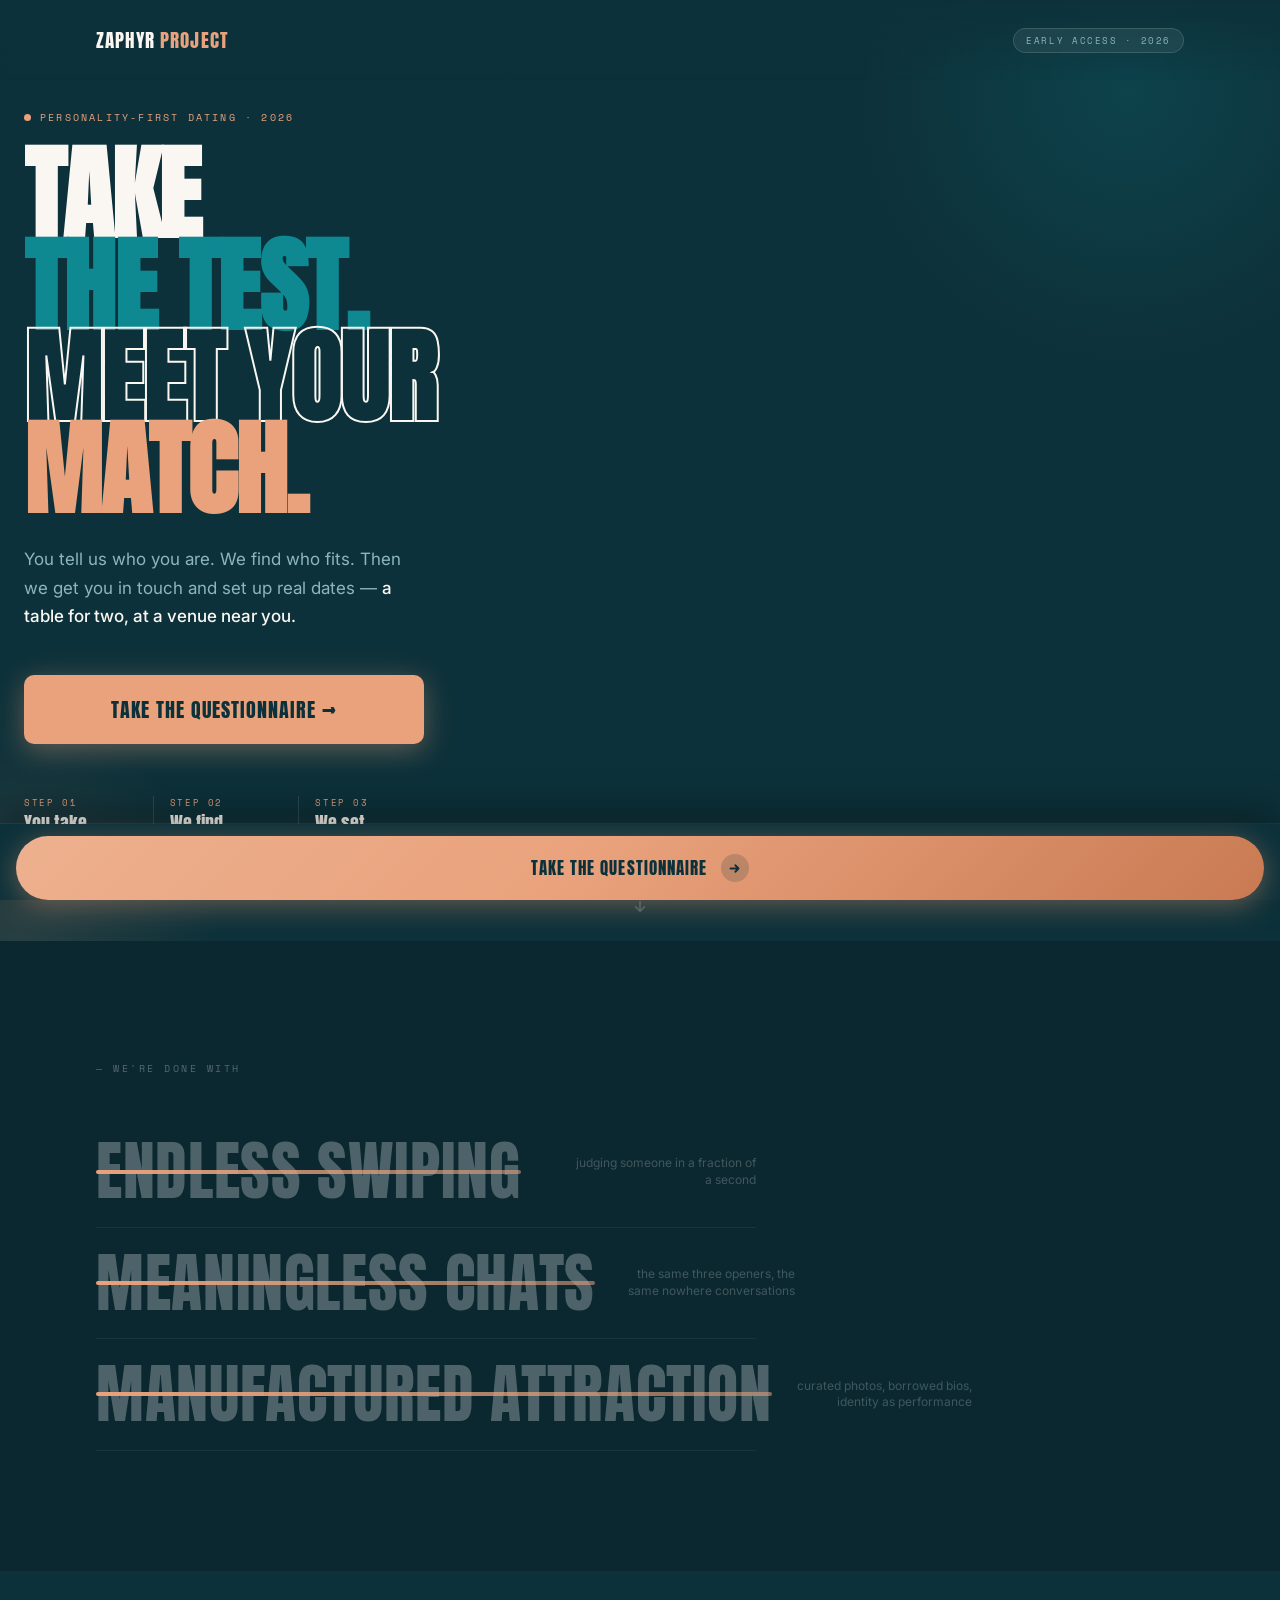
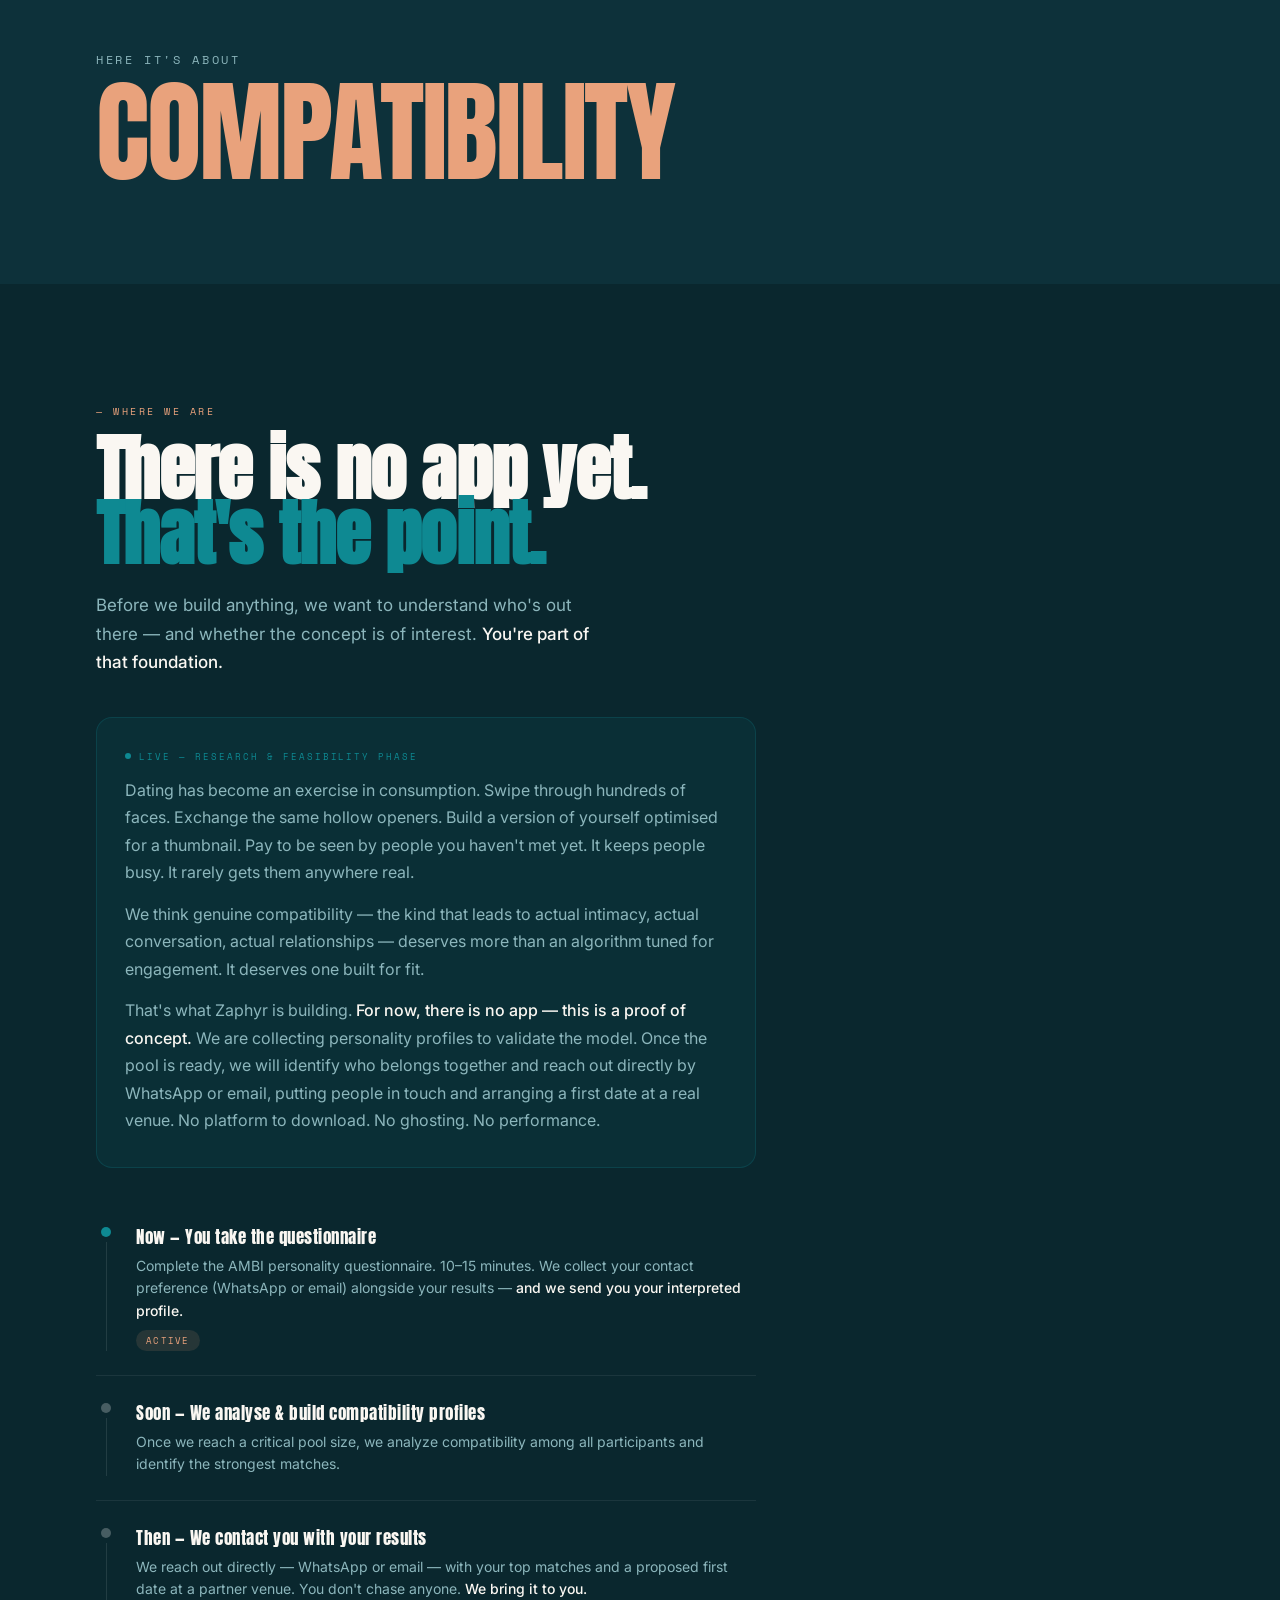
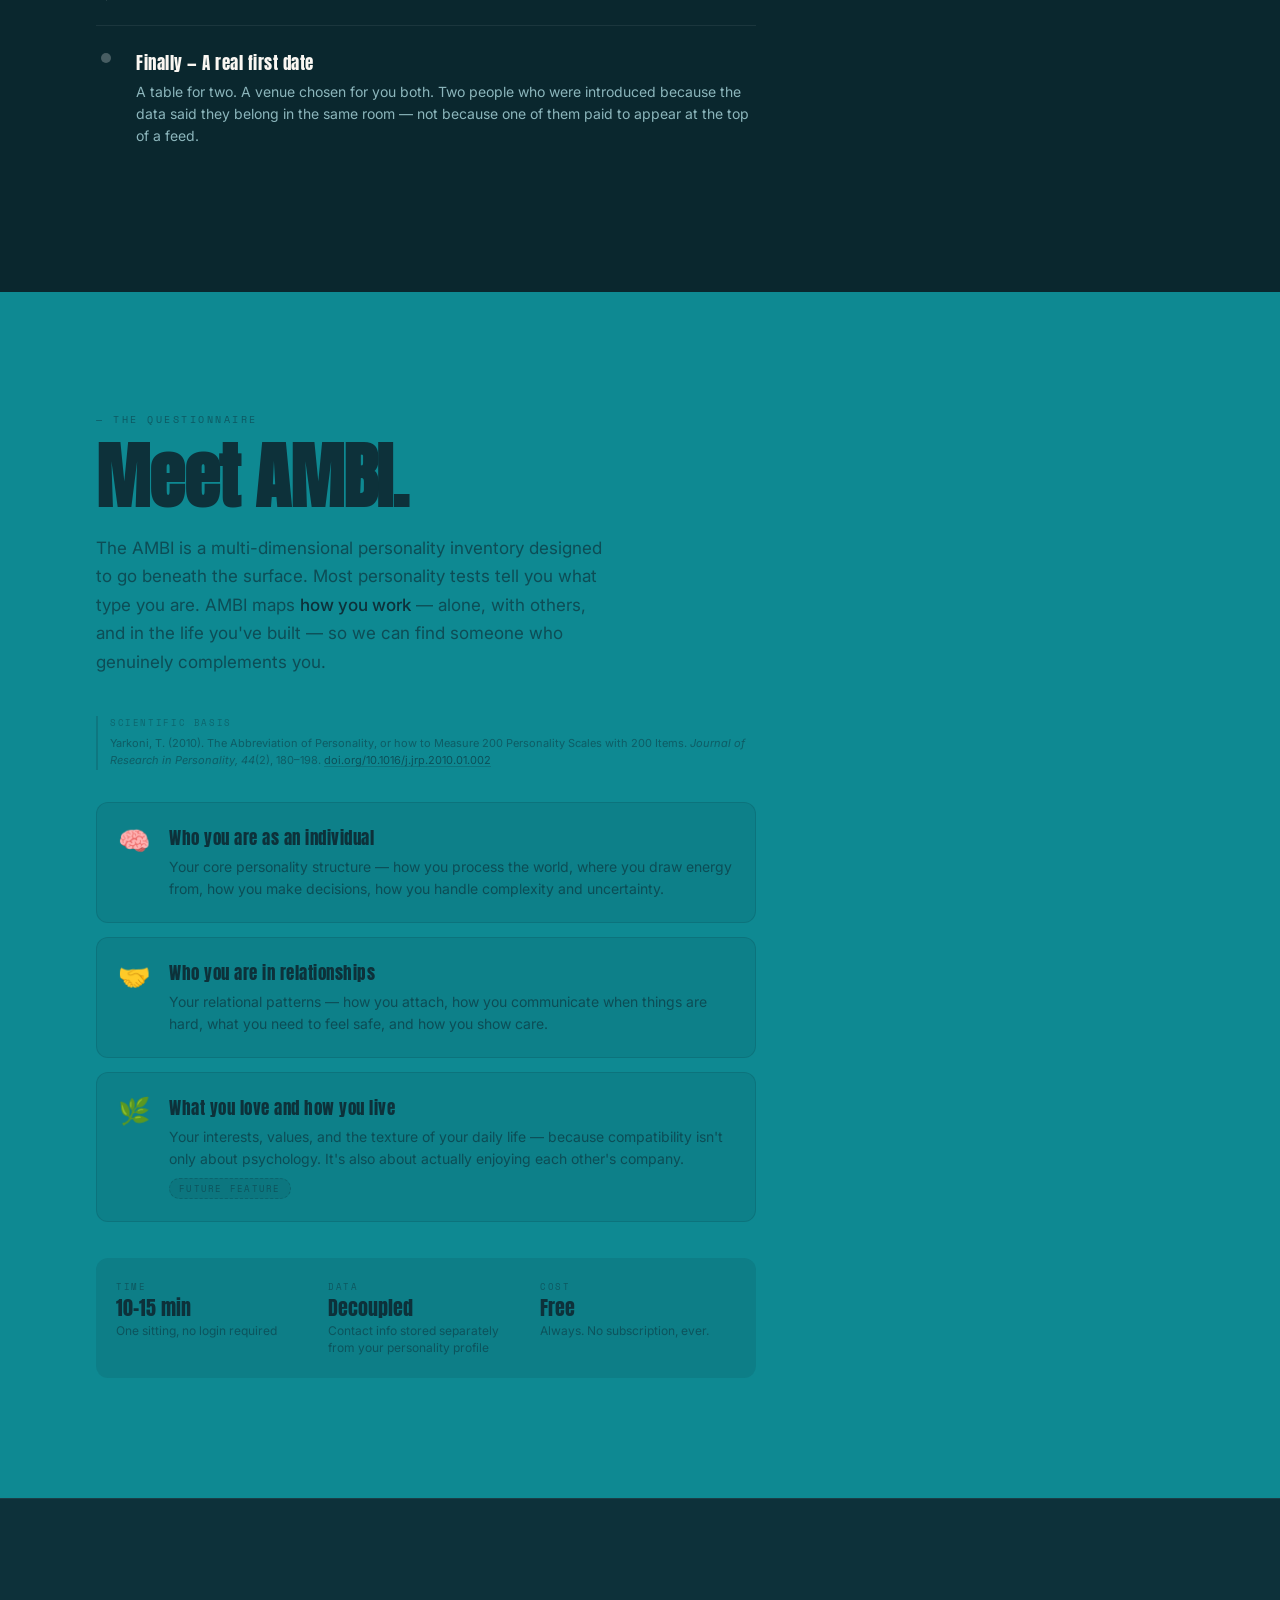
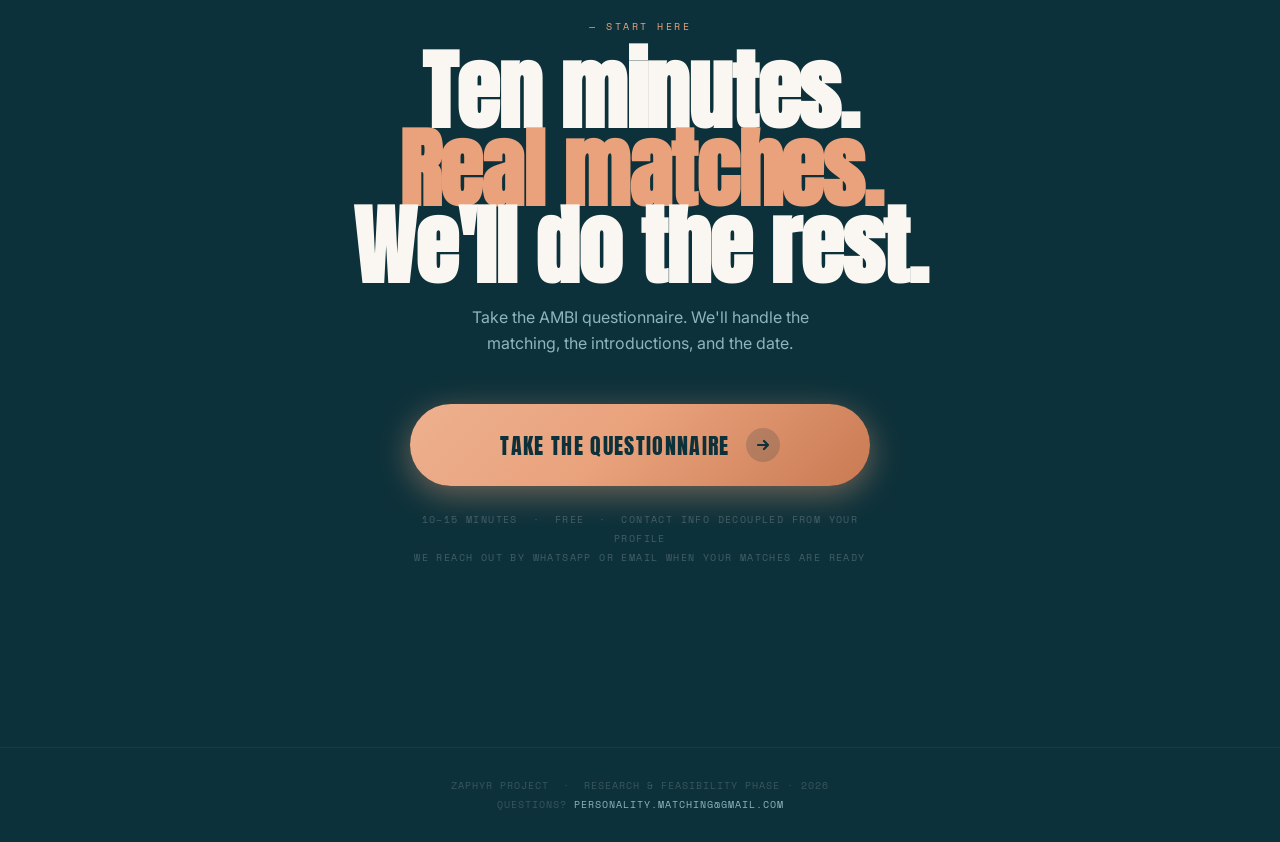
<file: index.html>
<!DOCTYPE html>
<html lang="en">
<head>
  <meta charset="UTF-8">
  <meta name="viewport" content="width=device-width, initial-scale=1.0, viewport-fit=cover">
  <title>Take the test. Meet your match. We'll set the table. — Zaphyr Project</title>
  <meta name="description" content="Personality-first matching. You take the AMBI questionnaire, we find your most compatible matches, we arrange real first dates. No app. No swiping. Just connection.">
  <meta property="og:title" content="Take the test. Meet your match. We'll set the table.">
  <meta property="og:description" content="Personality-first matching. Real dates, curated for you. — Zaphyr Project">
  <meta name="theme-color" content="#0D313A">

  <!-- =====================================================
       BEFORE GOING LIVE — replace:
       https://forms.gle/N6nrw7Vkoz6vjuh2A  →  https://tally.so/r/XXXXXX
       ===================================================== -->

  <link rel="preconnect" href="https://fonts.googleapis.com">
  <link rel="preconnect" href="https://fonts.gstatic.com" crossorigin>
  <link href="https://fonts.googleapis.com/css2?family=Anton&family=Inter:ital,wght@0,300;0,400;0,500;0,600;1,300;1,400&family=Space+Mono:wght@400;700&display=swap" rel="stylesheet">

  <style>
    /* ─── TOKENS ─── */
    :root {
      --navy:  #0D313A;
      --teal:  #0E8992;
      --mteal: #8CB6BC;
      --terra: #E9A27C;
      --peach: #E7BBA6;
      --cream: #FAF7F2;
    }

    /* ─── RESET ─── */
    *, *::before, *::after { box-sizing: border-box; margin: 0; padding: 0; }
    html { scroll-behavior: smooth; overflow-x: hidden; }
    body {
      font-family: 'Inter', sans-serif;
      background: var(--navy);
      color: var(--cream);
      overflow-x: hidden;
      -webkit-font-smoothing: antialiased;
    }
    a { color: inherit; text-decoration: none; }

    /* ─── REVEAL ─── */
    .reveal {
      opacity: 0;
      transform: translateY(28px);
      transition: opacity .7s ease, transform .7s ease;
    }
    .reveal.visible { opacity: 1; transform: none; }
    .d1 { transition-delay: .10s; }
    .d2 { transition-delay: .22s; }
    .d3 { transition-delay: .34s; }
    .d4 { transition-delay: .46s; }

    /* ─── STICKY BAR ─── */
    #stickyBar {
      position: fixed;
      bottom: 0; left: 0; right: 0; z-index: 200;
      background: var(--navy);
      padding: 12px 16px env(safe-area-inset-bottom, 12px);
      box-shadow: 0 -1px 0 rgba(255,255,255,.06), 0 -12px 40px rgba(0,0,0,.35);
      transform: translateY(100%);
      transition: transform .4s cubic-bezier(.16,1,.3,1);
    }
    #stickyBar.show { transform: translateY(0); }
    .sb-btn {
      display: flex; align-items: center; justify-content: center; gap: 14px;
      width: 100%; padding: 18px 28px;
      border: none; border-radius: 100px;
      background: linear-gradient(135deg, #EDB08E 0%, var(--terra) 45%, #C97A52 100%);
      color: var(--navy);
      font-family: 'Anton', sans-serif;
      font-size: 17px; letter-spacing: .06em; text-transform: uppercase;
      cursor: pointer; text-decoration: none;
      position: relative; overflow: hidden;
      box-shadow: 0 6px 28px rgba(233,162,124,.40);
      transition: transform .15s, box-shadow .15s;
      animation: ctaGlow 3.5s ease-in-out infinite;
    }
    /* reuse shimmer from btn-cta */
    .sb-btn::before {
      content: '';
      position: absolute; top: 0; left: -120%;
      width: 55%; height: 100%;
      background: linear-gradient(105deg, transparent 30%, rgba(255,255,255,.25) 50%, transparent 70%);
      transform: skewX(-12deg);
      animation: btnShimmer 3.5s ease-in-out infinite;
      pointer-events: none;
    }
    .sb-btn:hover  { transform: translateY(-2px); box-shadow: 0 12px 36px rgba(233,162,124,.55); }
    .sb-btn:active { transform: scale(.97); }
    .sb-btn-text   { position: relative; z-index: 1; }
    .sb-btn-arrow  {
      position: relative; z-index: 1;
      display: inline-flex; align-items: center; justify-content: center;
      width: 28px; height: 28px;
      background: rgba(13,49,58,.18); border-radius: 50%;
      transition: transform .2s cubic-bezier(.16,1,.3,1);
      flex-shrink: 0;
    }
    .sb-btn:hover .sb-btn-arrow { transform: translateX(4px); }
    .sb-btn-arrow svg { width: 13px; height: 13px; }

    /* ─── NAV ─── */
    nav {
      position: fixed;
      top: 0; left: 0; right: 0; z-index: 100;
      padding: 18px 24px;
      display: flex; justify-content: space-between; align-items: center;
      background: linear-gradient(to bottom, rgba(13,49,58,.92) 0%, transparent 100%);
      backdrop-filter: blur(3px);
    }
    .logo {
      font-family: 'Anton', sans-serif;
      font-size: 19px; letter-spacing: .06em;
    }
    .logo em { color: var(--terra); font-style: normal; }
    .nav-badge {
      font-family: 'Space Mono', monospace;
      font-size: 9px; letter-spacing: .18em; text-transform: uppercase;
      background: rgba(255,255,255,.07);
      border: 1px solid rgba(255,255,255,.13);
      color: var(--mteal);
      padding: 5px 12px; border-radius: 20px;
    }

    /* ─── HERO ─── */
    .hero {
      min-height: 100svh;
      display: flex; flex-direction: column; justify-content: center;
      padding: 110px 24px 90px;
      position: relative; overflow: hidden;
    }
    .hero::before {
      content: '';
      position: absolute; top: -20%; right: -10%;
      width: 80vw; height: 80vw;
      max-width: 560px; max-height: 560px;
      background: radial-gradient(circle, rgba(14,137,146,.20) 0%, transparent 68%);
      pointer-events: none;
    }
    .hero::after {
      content: '';
      position: absolute; bottom: -20%; left: -15%;
      width: 65vw; height: 65vw;
      max-width: 420px; max-height: 420px;
      background: radial-gradient(circle, rgba(233,162,124,.13) 0%, transparent 68%);
      pointer-events: none;
    }

    .hero-eyebrow {
      font-family: 'Space Mono', monospace;
      font-size: 10px; letter-spacing: .22em; text-transform: uppercase;
      color: var(--terra); margin-bottom: 24px;
      display: flex; align-items: center; gap: 9px;
    }
    .hero-eyebrow::before {
      content: '';
      width: 7px; height: 7px; border-radius: 50%;
      background: var(--terra); flex-shrink: 0;
      animation: pulse 2.2s infinite;
    }
    @keyframes pulse { 0%,100%{opacity:1} 50%{opacity:.25} }

    .hero-headline {
      font-family: 'Anton', sans-serif;
      font-size: clamp(52px, 13vw, 104px);
      line-height: .88; letter-spacing: -.015em;
      margin-bottom: 30px;
      position: relative; z-index: 1;
    }
    .hero-headline .teal  { color: var(--teal); }
    .hero-headline .terra { color: var(--terra); }
    .hero-headline .outline {
      -webkit-text-stroke: 2px var(--cream);
      color: transparent;
    }

    .hero-sub {
      font-size: 17px; line-height: 1.68;
      color: var(--mteal);
      max-width: 400px; margin-bottom: 44px;
      position: relative; z-index: 1;
    }
    .hero-sub strong { color: var(--cream); font-weight: 500; }

    .hero-cta { position: relative; z-index: 1; width: 100%; max-width: 400px; }
    .btn-primary {
      display: flex; align-items: center; justify-content: center; gap: 10px;
      width: 100%; padding: 19px 28px;
      background: var(--terra); color: var(--navy);
      border: none; border-radius: 10px;
      font-family: 'Anton', sans-serif;
      font-size: 20px; letter-spacing: .05em; text-transform: uppercase;
      cursor: pointer; text-decoration: none;
      transition: transform .15s, box-shadow .15s;
      box-shadow: 0 6px 28px rgba(233,162,124,.38);
    }
    .btn-primary:hover  { transform: translateY(-2px); box-shadow: 0 12px 36px rgba(233,162,124,.46); }
    .btn-primary:active { transform: scale(.98); }

    /* promise strip */
    .promise-strip {
      display: flex; align-items: flex-start; gap: 0;
      margin-top: 52px;
      position: relative; z-index: 1;
      max-width: 420px;
    }
    .promise-item {
      flex: 1;
      display: flex; flex-direction: column; gap: 5px;
      padding-right: 16px;
    }
    .promise-item:not(:last-child) {
      border-right: 1px solid rgba(255,255,255,.12);
      margin-right: 16px;
    }
    .promise-num {
      font-family: 'Space Mono', monospace;
      font-size: 9px; letter-spacing: .18em; text-transform: uppercase;
      color: var(--terra);
    }
    .promise-text {
      font-family: 'Anton', sans-serif;
      font-size: clamp(14px, 3.5vw, 18px);
      line-height: 1.05; color: var(--cream);
    }

    /* scroll cue */
    .scroll-cue {
      position: absolute; bottom: 28px; left: 50%;
      transform: translateX(-50%);
      display: flex; flex-direction: column; align-items: center; gap: 5px;
      font-family: 'Space Mono', monospace;
      font-size: 9px; letter-spacing: .22em; text-transform: uppercase;
      color: rgba(255,255,255,.22);
      animation: bounce 2.4s ease-in-out infinite;
    }
    @keyframes bounce {
      0%,100% { transform: translateX(-50%) translateY(0); }
      50%      { transform: translateX(-50%) translateY(8px); }
    }
    .scroll-cue svg { width: 14px; height: 14px; }

    /* ─── SECTION BASE ─── */
    section { padding: 88px 24px; }
    .section-inner { max-width: 660px; }
    .section-label {
      font-family: 'Space Mono', monospace;
      font-size: 10px; letter-spacing: .25em; text-transform: uppercase;
      color: var(--terra); margin-bottom: 18px;
    }
    .section-label::before { content: '— '; }
    .section-headline {
      font-family: 'Anton', sans-serif;
      font-size: clamp(38px, 10vw, 72px);
      line-height: .9; letter-spacing: -.01em;
      margin-bottom: 24px;
    }
    .section-sub {
      font-size: 17px; line-height: 1.68;
      color: var(--mteal); margin-bottom: 40px;
      max-width: 520px;
    }
    .section-sub strong { color: var(--cream); font-weight: 500; }

    /* ─── STRIKETHROUGH SECTION ─── */
    .strike-section {
      background: rgba(0,0,0,.18);
      padding: 88px 24px;
    }
    .strike-label {
      font-family: 'Space Mono', monospace;
      font-size: 10px; letter-spacing: .25em; text-transform: uppercase;
      color: rgba(255,255,255,.3); margin-bottom: 40px;
    }
    .strike-label::before { content: '— '; }

    .strike-list { display: flex; flex-direction: column; }

    /* each row: word on top, aside below on mobile; side-by-side on desktop */
    .si {
      display: flex;
      flex-direction: column;
      align-items: flex-start;   /* prevents word span from stretching full-width */
      padding: 20px 0;
      border-bottom: 1px solid rgba(255,255,255,.06);
    }

    /* the big word — strike line lives here */
    .si-word {
      font-family: 'Anton', sans-serif;
      font-size: clamp(22px, 6.5vw, 64px);
      letter-spacing: .01em;
      color: rgba(255,255,255,.28);
      white-space: nowrap;
      display: inline-block;
      position: relative;
      line-height: 1.1;
    }
    /* line drawn THROUGH the word itself */
    .si-word::after {
      content: '';
      position: absolute;
      left: 0; top: 50%;
      transform: translateY(-50%);
      height: 4px; width: 0%;
      background: linear-gradient(to right, var(--terra), rgba(233,162,124,.55));
      border-radius: 2px;
      transition: width .65s cubic-bezier(.16,1,.3,1);
      z-index: 2;
      pointer-events: none;
    }
    .si.struck .si-word::after { width: 100%; }

    .si-aside {
      font-family: 'Inter', sans-serif;
      font-size: 12px; font-weight: 400;
      color: rgba(255,255,255,.22);
      line-height: 1.4;
      margin-top: 6px;
    }

    /* desktop: side by side */
    @media (min-width: 700px) {
      .si {
        flex-direction: row;
        align-items: center;
        justify-content: space-between;
      }
      .si-aside {
        text-align: right;
        max-width: 200px;
        flex-shrink: 0;
        padding-left: 20px;
        margin-top: 0;
      }
    }

    /* ─── ROLLING WORD SECTION ─── */
    .rolling-section {
      padding: 80px 24px;
      display: flex; align-items: center;
    }
    .rolling-inner {
      display: flex; flex-direction: column;
      gap: 8px;
    }
    .rolling-prefix {
      font-family: 'Space Mono', monospace;
      font-size: 12px; letter-spacing: .22em; text-transform: uppercase;
      color: var(--mteal);
    }
    .rolling-word-wrap {
      font-family: 'Anton', sans-serif;
      font-size: clamp(36px, 12vw, 112px);
      line-height: 1; letter-spacing: -.02em;
      height: 1.15em;       /* tall enough to show the word */
      overflow: visible;    /* do NOT clip horizontally */
      /* clip only above/below the container, never left/right */
      clip-path: inset(0 -2000px 0.1px -2000px);
      position: relative;
    }
    .rolling-word {
      display: block;
      position: absolute; top: 0; left: 0;
      opacity: 0;
      transform: translateY(110%);
      transition: opacity .45s ease, transform .55s cubic-bezier(.16,1,.3,1);
      white-space: nowrap;
      line-height: 1;
    }
    .rolling-word.active {
      opacity: 1;
      transform: translateY(0);
    }
    .rolling-word.exit {
      opacity: 0;
      transform: translateY(-110%);
    }
    .rolling-word:nth-child(1) { color: var(--terra); }
    .rolling-word:nth-child(2) { color: var(--teal);  }
    .rolling-word:nth-child(3) { color: var(--peach); }

    /* ─── RESEARCH PHASE ─── */
    .research { background: rgba(0,0,0,.2); }

    .phase-card {
      background: rgba(14,137,146,.09);
      border: 1px solid rgba(14,137,146,.22);
      border-radius: 16px;
      padding: 32px 28px;
      margin-bottom: 32px;
    }
    .phase-card-label {
      font-family: 'Space Mono', monospace;
      font-size: 9px; letter-spacing: .22em; text-transform: uppercase;
      color: var(--teal); margin-bottom: 14px;
      display: flex; align-items: center; gap: 8px;
    }
    .phase-card-label::before {
      content: '';
      width: 6px; height: 6px; border-radius: 50%;
      background: var(--teal); flex-shrink: 0;
      animation: pulse 2.2s infinite;
    }
    .phase-card p {
      font-size: 16px; line-height: 1.72; color: var(--mteal);
    }
    .phase-card p + p { margin-top: 14px; }
    .phase-card strong { color: var(--cream); font-weight: 500; }

    /* timeline */
    .timeline { display: flex; flex-direction: column; }
    .tl-item {
      display: flex; gap: 20px;
      padding: 24px 0;
      border-bottom: 1px solid rgba(255,255,255,.07);
    }
    .tl-item:last-child { border-bottom: none; }
    .tl-dot {
      display: flex; flex-direction: column; align-items: center;
      flex-shrink: 0; width: 20px; padding-top: 3px;
    }
    .tl-dot-circle {
      width: 10px; height: 10px; border-radius: 50%;
      flex-shrink: 0;
    }
    .tl-dot-line {
      width: 1px; flex: 1;
      background: rgba(255,255,255,.1);
      margin-top: 5px;
    }
    .tl-item:last-child .tl-dot-line { display: none; }
    .tl-title {
      font-family: 'Anton', sans-serif;
      font-size: 17px; letter-spacing: .03em;
      color: var(--cream); margin-bottom: 5px;
    }
    .tl-desc {
      font-size: 14px; line-height: 1.6; color: var(--mteal);
    }
    .tl-desc strong { color: var(--cream); font-weight: 500; }
    .tl-chip {
      display: inline-block; margin-top: 8px;
      font-family: 'Space Mono', monospace;
      font-size: 9px; letter-spacing: .14em; text-transform: uppercase;
      background: rgba(233,162,124,.12); color: var(--terra);
      padding: 4px 10px; border-radius: 20px;
    }

    /* ─── AMBI ─── */
    .ambi { background: var(--teal); }
    .ambi .section-label   { color: rgba(13,49,58,.55); }
    .ambi .section-headline { color: var(--navy); }
    .ambi .section-sub { color: rgba(13,49,58,.68); }
    .ambi .section-sub strong { color: var(--navy); }

    .ambi-ref {
      font-size: 11px; line-height: 1.6;
      color: rgba(13,49,58,.5);
      margin-bottom: 32px;
      padding-left: 12px;
      border-left: 2px solid rgba(13,49,58,.2);
    }
    .ambi-ref-label {
      font-family: 'Space Mono', monospace;
      font-size: 9px; letter-spacing: .18em; text-transform: uppercase;
      color: rgba(13,49,58,.4);
      display: block; margin-bottom: 4px;
    }
    .ambi-ref em { font-style: italic; }
    .ambi-ref a {
      color: rgba(13,49,58,.65);
      text-decoration: underline;
      text-decoration-color: rgba(13,49,58,.25);
      text-underline-offset: 2px;
    }
    .ambi-ref a:hover { color: var(--navy); text-decoration-color: var(--navy); }

    .ambi-dims {
      display: flex; flex-direction: column; gap: 14px;
      margin-bottom: 36px;
    }
    .ambi-dim {
      background: rgba(13,49,58,.1);
      border: 1px solid rgba(13,49,58,.15);
      border-radius: 12px;
      padding: 22px 20px;
      display: flex; gap: 18px; align-items: flex-start;
      transition: background .25s;
    }
    .ambi-dim:hover { background: rgba(13,49,58,.16); }
    .ambi-icon { font-size: 26px; flex-shrink: 0; width: 34px; text-align: center; }
    .ambi-title {
      font-family: 'Anton', sans-serif;
      font-size: 17px; letter-spacing: .03em;
      color: var(--navy); margin-bottom: 5px;
    }
    .ambi-desc { font-size: 14px; line-height: 1.58; color: rgba(13,49,58,.65); }
    .future-tag {
      display: inline-block; margin-top: 7px;
      font-family: 'Space Mono', monospace;
      font-size: 9px; letter-spacing: .14em; text-transform: uppercase;
      background: rgba(13,49,58,.12); color: rgba(13,49,58,.5);
      padding: 3px 9px; border-radius: 20px;
      border: 1px dashed rgba(13,49,58,.25);
    }

    .ambi-footer {
      background: rgba(13,49,58,.12);
      border-radius: 12px;
      padding: 22px 20px;
      display: grid; grid-template-columns: 1fr 1fr; gap: 16px;
    }
    @media (min-width: 600px) {
      .ambi-footer { grid-template-columns: repeat(3, 1fr); }
    }
    .ambi-meta-label {
      font-family: 'Space Mono', monospace;
      font-size: 9px; letter-spacing: .18em; text-transform: uppercase;
      color: rgba(13,49,58,.5); margin-bottom: 5px;
    }
    .ambi-meta-value {
      font-family: 'Anton', sans-serif;
      font-size: 20px; color: var(--navy); line-height: 1;
    }
    .ambi-meta-note {
      font-size: 12px; line-height: 1.45;
      color: rgba(13,49,58,.55); margin-top: 4px;
    }

    /* ─── FINAL CTA ─── */
    .cta-section {
      text-align: center;
      padding: 80px 24px 140px;
      border-top: 1px solid rgba(255,255,255,.06);
    }
    .cta-headline {
      font-family: 'Anton', sans-serif;
      font-size: clamp(44px, 12vw, 88px);
      line-height: .88; letter-spacing: -.015em;
      margin-bottom: 20px;
    }
    .cta-headline .terra { color: var(--terra); }
    .cta-sub {
      font-size: 16px; color: var(--mteal);
      line-height: 1.62; max-width: 360px;
      margin: 0 auto 48px;
    }
    .cta-wrap { max-width: 460px; margin: 0 auto; }
    .cta-small {
      margin-top: 24px;
      font-family: 'Space Mono', monospace;
      font-size: 10px; letter-spacing: .14em; text-transform: uppercase;
      color: rgba(255,255,255,.22); line-height: 1.9;
    }

    /* ── modern pill CTA button ── */
    .btn-cta {
      display: flex; align-items: center; justify-content: center; gap: 16px;
      width: 100%; padding: 24px 40px;
      background: linear-gradient(135deg, #EDB08E 0%, var(--terra) 45%, #C97A52 100%);
      color: var(--navy);
      border: none; border-radius: 100px;
      font-family: 'Anton', sans-serif;
      font-size: 22px; letter-spacing: .06em; text-transform: uppercase;
      cursor: pointer; text-decoration: none;
      position: relative; overflow: hidden;
      box-shadow:
        0 8px 32px rgba(233,162,124,.45),
        0 0 0 0 rgba(233,162,124,.25);
      transition: transform .2s cubic-bezier(.16,1,.3,1),
                  box-shadow .2s cubic-bezier(.16,1,.3,1);
      animation: ctaGlow 3.5s ease-in-out infinite;
    }
    @keyframes ctaGlow {
      0%, 100% { box-shadow: 0 8px 32px rgba(233,162,124,.42), 0 0 0 0   rgba(233,162,124,.20); }
      50%       { box-shadow: 0 8px 48px rgba(233,162,124,.60), 0 0 0 14px rgba(233,162,124,.0); }
    }

    /* shimmer sweep */
    .btn-cta::before {
      content: '';
      position: absolute; top: 0; left: -120%;
      width: 55%; height: 100%;
      background: linear-gradient(105deg, transparent 30%, rgba(255,255,255,.28) 50%, transparent 70%);
      transform: skewX(-12deg);
      animation: btnShimmer 3.5s ease-in-out infinite;
      pointer-events: none;
    }
    @keyframes btnShimmer {
      0%        { left: -120%; }
      45%, 100% { left: 170%;  }
    }

    .btn-cta:hover  { transform: translateY(-3px); box-shadow: 0 18px 52px rgba(233,162,124,.58); }
    .btn-cta:active { transform: scale(.98); }

    .btn-cta-text  { position: relative; z-index: 1; }
    .btn-cta-arrow {
      position: relative; z-index: 1;
      display: inline-flex; align-items: center; justify-content: center;
      width: 34px; height: 34px;
      background: rgba(13,49,58,.18);
      border-radius: 50%;
      transition: transform .2s cubic-bezier(.16,1,.3,1);
      flex-shrink: 0;
    }
    .btn-cta:hover .btn-cta-arrow { transform: translateX(5px); }
    .btn-cta-arrow svg { width: 16px; height: 16px; }

    /* ─── FOOTER ─── */
    footer {
      padding: 28px 24px;
      border-top: 1px solid rgba(255,255,255,.05);
      text-align: center;
    }
    footer p {
      font-family: 'Space Mono', monospace;
      font-size: 10px; letter-spacing: .1em; text-transform: uppercase;
      color: rgba(255,255,255,.18); line-height: 1.9;
    }
    footer a { color: var(--mteal); }
    footer a:hover { text-decoration: underline; }

    /* ─── RESPONSIVE ─── */
    @media (min-width: 600px) {
      nav { padding: 22px 48px; }
      section { padding: 104px 48px; }
      .strike-section { padding: 104px 48px; }
      .rolling-section { padding: 104px 48px; }
    }
    @media (min-width: 1024px) {
      nav { padding: 26px 96px; }
      section { padding: 120px 96px; }
      .strike-section { padding: 120px 96px; }
      .rolling-section { padding: 80px 96px; }
      .cta-section { padding: 120px 96px 180px; }
    }
  </style>
</head>
<body>

<!-- STICKY BAR -->
<div id="stickyBar">
  <a href="https://forms.gle/N6nrw7Vkoz6vjuh2A" class="sb-btn" target="_blank" rel="noopener noreferrer">
    <span class="sb-btn-text">Take the questionnaire</span>
    <span class="sb-btn-arrow">
      <svg viewBox="0 0 16 16" fill="none" stroke="currentColor" stroke-width="2.2" stroke-linecap="round" stroke-linejoin="round">
        <path d="M3 8h10M9 4l4 4-4 4"/>
      </svg>
    </span>
  </a>
</div>

<!-- NAV -->
<nav>
  <div class="logo">ZAPHYR <em>PROJECT</em></div>
  <div class="nav-badge">Early Access · 2026</div>
</nav>

<!-- ═══ HERO ═══ -->
<section class="hero" id="hero">
  <div class="hero-eyebrow">Personality-first dating · 2026</div>

  <h1 class="hero-headline">
    TAKE<br>
    <span class="teal">THE TEST.</span><br>
    <span class="outline">MEET YOUR</span><br>
    <span class="terra">MATCH.</span>
  </h1>

  <p class="hero-sub">
    You tell us who you are. We find who fits.
    Then we get you in touch and set up real dates —
    <strong>a table for two, at a venue near you.</strong>
  </p>

  <div class="hero-cta">
    <a href="https://forms.gle/N6nrw7Vkoz6vjuh2A" class="btn-primary" target="_blank" rel="noopener noreferrer">
      Take the questionnaire →
    </a>
  </div>

  <div class="promise-strip">
    <div class="promise-item">
      <span class="promise-num">Step 01</span>
      <span class="promise-text">You take<br>the test</span>
    </div>
    <div class="promise-item">
      <span class="promise-num">Step 02</span>
      <span class="promise-text">We find<br>your matches</span>
    </div>
    <div class="promise-item">
      <span class="promise-num">Step 03</span>
      <span class="promise-text">We set<br>the table</span>
    </div>
  </div>

  <div class="scroll-cue" aria-hidden="true">
    scroll
    <svg viewBox="0 0 16 16" fill="none" stroke="currentColor" stroke-width="1.8" stroke-linecap="round" stroke-linejoin="round">
      <path d="M8 3v10M3 9l5 5 5-5"/>
    </svg>
  </div>
</section>

<!-- ═══ STRIKETHROUGH ═══ -->
<section class="strike-section">
  <div class="section-inner">
    <div class="strike-label reveal">We're done with</div>
    <div class="strike-list" id="strikeList">
      <div class="si reveal d1">
        <span class="si-word">ENDLESS SWIPING</span>
        <span class="si-aside">judging someone in a fraction of a second</span>
      </div>
      <div class="si reveal d2">
        <span class="si-word">MEANINGLESS CHATS</span>
        <span class="si-aside">the same three openers, the same nowhere conversations</span>
      </div>
      <div class="si reveal d3">
        <span class="si-word">MANUFACTURED ATTRACTION</span>
        <span class="si-aside">curated photos, borrowed bios, identity as performance</span>
      </div>
    </div>
  </div>
</section>

<!-- ═══ ROLLING WORD ═══ -->
<section class="rolling-section">
  <div class="rolling-inner">
    <span class="rolling-prefix reveal">Here it's about</span>
    <div class="rolling-word-wrap reveal d1" id="rollingWrap">
      <span class="rolling-word" id="rw0">COMPATIBILITY</span>
      <span class="rolling-word" id="rw1">PERSONALITY</span>
      <span class="rolling-word" id="rw2">CONNECTION</span>
    </div>
  </div>
</section>

<!-- ═══ RESEARCH PHASE ═══ -->
<section class="research">
  <div class="section-inner">
    <div class="section-label reveal">Where we are</div>
    <h2 class="section-headline reveal d1">
      There is no app yet.<br>
      <span style="color:var(--teal)">That's the point.</span>
    </h2>
    <p class="section-sub reveal d2">
      Before we build anything, we want to understand who's out there — and whether the concept is of interest. <strong>You're part of that foundation.</strong>
    </p>

    <div class="phase-card reveal d2">
      <div class="phase-card-label">Live — Research &amp; Feasibility Phase</div>
      <p>
        Dating has become an exercise in consumption. Swipe through hundreds of faces. Exchange the same hollow openers. Build a version of yourself optimised for a thumbnail. Pay to be seen by people you haven't met yet. It keeps people busy. It rarely gets them anywhere real.
      </p>
      <p>
        We think genuine compatibility — the kind that leads to actual intimacy, actual conversation, actual relationships — deserves more than an algorithm tuned for engagement. It deserves one built for fit.
      </p>
      <p>
        That's what Zaphyr is building. <strong>For now, there is no app — this is a proof of concept.</strong> We are collecting personality profiles to validate the model. Once the pool is ready, we will identify who belongs together and reach out directly by WhatsApp or email, putting people in touch and arranging a first date at a real venue. No platform to download. No ghosting. No performance.
      </p>
    </div>

    <div class="timeline reveal d3">
      <div class="tl-item">
        <div class="tl-dot">
          <div class="tl-dot-circle" style="background:var(--teal)"></div>
          <div class="tl-dot-line"></div>
        </div>
        <div>
          <div class="tl-title">Now — You take the questionnaire</div>
          <div class="tl-desc">
            Complete the AMBI personality questionnaire. 10–15 minutes. We collect your contact preference (WhatsApp or email) alongside your results — <strong>and we send you your interpreted profile.</strong>
          </div>
          <span class="tl-chip">Active</span>
        </div>
      </div>
      <div class="tl-item">
        <div class="tl-dot">
          <div class="tl-dot-circle" style="background:rgba(255,255,255,.25)"></div>
          <div class="tl-dot-line"></div>
        </div>
        <div>
          <div class="tl-title">Soon — We analyse &amp; build compatibility profiles</div>
          <div class="tl-desc">
            Once we reach a critical pool size, we analyze compatibility among all participants and identify the strongest matches.
          </div>
        </div>
      </div>
      <div class="tl-item">
        <div class="tl-dot">
          <div class="tl-dot-circle" style="background:rgba(255,255,255,.25)"></div>
          <div class="tl-dot-line"></div>
        </div>
        <div>
          <div class="tl-title">Then — We contact you with your results</div>
          <div class="tl-desc">
            We reach out directly — WhatsApp or email — with your top matches and a proposed first date at a partner venue. You don't chase anyone. <strong>We bring it to you.</strong>
          </div>
        </div>
      </div>
      <div class="tl-item">
        <div class="tl-dot">
          <div class="tl-dot-circle" style="background:rgba(255,255,255,.25)"></div>
        </div>
        <div>
          <div class="tl-title">Finally — A real first date</div>
          <div class="tl-desc">
            A table for two. A venue chosen for you both. Two people who were introduced because the data said they belong in the same room — not because one of them paid to appear at the top of a feed.
          </div>
        </div>
      </div>
    </div>
  </div>
</section>

<!-- ═══ AMBI TEST ═══ -->
<section class="ambi">
  <div class="section-inner">
    <div class="section-label reveal">The questionnaire</div>
    <h2 class="section-headline reveal d1">Meet AMBI.</h2>
    <p class="section-sub reveal d2">
      The AMBI is a multi-dimensional personality inventory designed to go beneath the surface. Most personality tests tell you what type you are. AMBI maps <strong>how you work</strong> — alone, with others, and in the life you've built — so we can find someone who genuinely complements you.
    </p>

    <div class="ambi-ref reveal d2">
      <span class="ambi-ref-label">Scientific basis</span>
      Yarkoni, T. (2010). The Abbreviation of Personality, or how to Measure 200 Personality Scales with 200 Items.
      <em>Journal of Research in Personality, 44</em>(2), 180–198.
      <a href="https://doi.org/10.1016/j.jrp.2010.01.002" target="_blank" rel="noopener noreferrer">doi.org/10.1016/j.jrp.2010.01.002</a>
    </div>

    <div class="ambi-dims reveal d2">
      <div class="ambi-dim">
        <div class="ambi-icon">🧠</div>
        <div>
          <div class="ambi-title">Who you are as an individual</div>
          <div class="ambi-desc">Your core personality structure — how you process the world, where you draw energy from, how you make decisions, how you handle complexity and uncertainty.</div>
        </div>
      </div>
      <div class="ambi-dim">
        <div class="ambi-icon">🤝</div>
        <div>
          <div class="ambi-title">Who you are in relationships</div>
          <div class="ambi-desc">Your relational patterns — how you attach, how you communicate when things are hard, what you need to feel safe, and how you show care.</div>
        </div>
      </div>
      <div class="ambi-dim">
        <div class="ambi-icon">🌿</div>
        <div>
          <div class="ambi-title">What you love and how you live</div>
          <div class="ambi-desc">Your interests, values, and the texture of your daily life — because compatibility isn't only about psychology. It's also about actually enjoying each other's company.</div>
          <span class="future-tag">Future feature</span>
        </div>
      </div>
    </div>

    <div class="ambi-footer reveal d3">
      <div class="ambi-meta">
        <div class="ambi-meta-label">Time</div>
        <div class="ambi-meta-value">10–15 min</div>
        <div class="ambi-meta-note">One sitting, no login required</div>
      </div>
      <div class="ambi-meta">
        <div class="ambi-meta-label">Data</div>
        <div class="ambi-meta-value">Decoupled</div>
        <div class="ambi-meta-note">Contact info stored separately from your personality profile</div>
      </div>
      <div class="ambi-meta">
        <div class="ambi-meta-label">Cost</div>
        <div class="ambi-meta-value">Free</div>
        <div class="ambi-meta-note">Always. No subscription, ever.</div>
      </div>
    </div>
  </div>
</section>

<!-- ═══ FINAL CTA ═══ -->
<section class="cta-section">
  <div class="section-label reveal" style="color:var(--terra)">Start here</div>

  <h2 class="cta-headline reveal d1">
    Ten minutes.<br>
    <span class="terra">Real matches.</span><br>
    We'll do the rest.
  </h2>

  <p class="cta-sub reveal d2">
    Take the AMBI questionnaire. We'll handle the matching, the introductions, and the date.
  </p>

  <div class="cta-wrap reveal d3">
    <a href="https://forms.gle/N6nrw7Vkoz6vjuh2A" class="btn-cta" target="_blank" rel="noopener noreferrer">
      <span class="btn-cta-text">Take the questionnaire</span>
      <span class="btn-cta-arrow">
        <svg viewBox="0 0 16 16" fill="none" stroke="currentColor" stroke-width="2.2" stroke-linecap="round" stroke-linejoin="round">
          <path d="M3 8h10M9 4l4 4-4 4"/>
        </svg>
      </span>
    </a>
    <p class="cta-small">
      10–15 minutes &nbsp;·&nbsp; Free &nbsp;·&nbsp; Contact info decoupled from your profile<br>
      We reach out by WhatsApp or email when your matches are ready
    </p>
  </div>
</section>

<!-- FOOTER -->
<footer>
  <p>
    Zaphyr Project &nbsp;·&nbsp; Research &amp; Feasibility Phase · 2026<br>
    Questions? <a href="mailto:personality.matching@gmail.com">personality.matching@gmail.com</a>
  </p>
</footer>

<script>
  /* ── Scroll reveal ── */
  const obs = new IntersectionObserver(
    entries => entries.forEach(e => {
      if (e.isIntersecting) { e.target.classList.add('visible'); obs.unobserve(e.target); }
    }),
    { threshold: 0.1 }
  );
  document.querySelectorAll('.reveal').forEach(el => obs.observe(el));

  /* ── Strikethrough animation ── */
  const strikeList = document.getElementById('strikeList');
  if (strikeList) {
    new IntersectionObserver(entries => {
      if (entries[0].isIntersecting) {
        strikeList.querySelectorAll('.si').forEach((el, i) => {
          setTimeout(() => el.classList.add('struck'), i * 250 + 200);
        });
      }
    }, { threshold: 0.25 }).observe(strikeList);
  }

  /* ── Rolling word ── */
  const words  = ['rw0', 'rw1', 'rw2'].map(id => document.getElementById(id));
  const wrap   = document.getElementById('rollingWrap');
  let current  = 0;
  let started  = false;

  function nextWord() {
    const prev = current;
    current    = (current + 1) % words.length;
    words[prev].classList.remove('active');
    words[prev].classList.add('exit');
    setTimeout(() => words[prev].classList.remove('exit'), 500);
    words[current].classList.add('active');
  }

  function startRolling() {
    if (started) return;
    started = true;
    words[0].classList.add('active');
    setInterval(nextWord, 2200);
  }

  if (wrap) {
    new IntersectionObserver(entries => {
      if (entries[0].isIntersecting) startRolling();
    }, { threshold: 0.5 }).observe(wrap);
  }

  /* ── Sticky bar: show between hero and final CTA ── */
  const hero    = document.getElementById('hero');
  const bar     = document.getElementById('stickyBar');
  const ctaSection = document.querySelector('.cta-section');

  let heroGone = false;
  let ctaVisible = false;

  function updateBar() {
    bar.classList.toggle('show', heroGone && !ctaVisible);
  }

  if (hero && bar) {
    new IntersectionObserver(entries => {
      heroGone = !entries[0].isIntersecting;
      updateBar();
    }, { threshold: 0.08 }).observe(hero);
  }

  if (ctaSection && bar) {
    new IntersectionObserver(entries => {
      ctaVisible = entries[0].isIntersecting;
      updateBar();
    }, { threshold: 0.15 }).observe(ctaSection);
  }
</script>
</body>
</html>
</file>
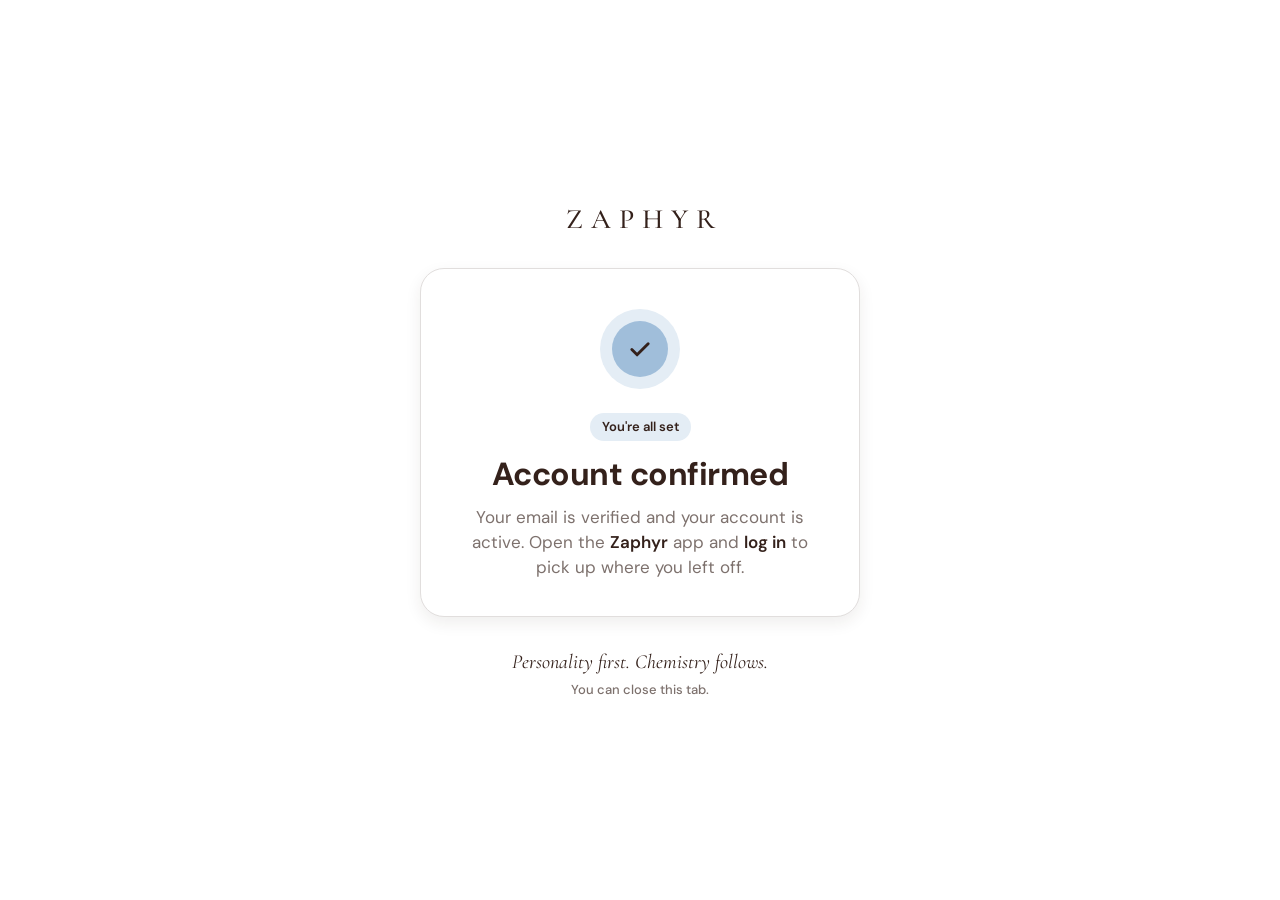
<file: confirmed.html>
<!DOCTYPE html>
<html lang="en">
<head>
  <meta charset="utf-8">
  <meta name="viewport" content="width=device-width, initial-scale=1.0">
  <title>Account confirmed · Zaphyr</title>
  <meta name="description" content="Your Zaphyr account is confirmed.">
  <!-- Fonts are self-hosted (assets/fonts/) so no request leaves this origin. -->
  <link rel="preload" href="assets/fonts/dm-sans-normal-latin.woff2" as="font" type="font/woff2" crossorigin>
  <link rel="preload" href="assets/fonts/cormorant-garamond-normal-latin.woff2" as="font" type="font/woff2" crossorigin>
  <link href="assets/fonts/fonts.css" rel="stylesheet">
  <style>
    /* Brand tokens, copied from zaphyr_mobile/constants/design.ts (Palette, Type,
       Radius, Shadow). Hellblau #A0BEDA, Schokobraun #34211B, white. */
    :root {
      --bg: #FFFFFF;
      --text: #34211B;           /* 15.2:1 on white */
      --text-secondary: #7D716D; /* 4.7:1 on white */
      --accent-soft: #A0BEDA;    /* Hellblau */
      --tint: #E4EDF5;           /* Hellblau at 28% on white */
      --hairline: #E1DEDD;
      --shadow: 0 6px 16px rgba(52, 33, 27, 0.08);
      --radius-xl: 24px;
      --radius-pill: 999px;
    }
    * { box-sizing: border-box; }
    html, body { margin: 0; padding: 0; }
    body {
      background: var(--bg);
      color: var(--text);
      font-family: 'DM Sans', -apple-system, Segoe UI, Helvetica, Arial, sans-serif;
      -webkit-font-smoothing: antialiased;
      min-height: 100vh;
      min-height: 100dvh;
      display: flex;
      align-items: center;
      justify-content: center;
      padding: 32px 24px;
    }
    .wrap { width: 100%; max-width: 440px; text-align: center; }
    .wordmark {
      font-family: 'Cormorant Garamond', Georgia, serif;
      font-weight: 500;
      font-size: 28px;
      letter-spacing: 8px;
      padding-left: 8px; /* balances the trailing letter-spacing */
      color: var(--text);
      margin: 0 0 32px;
    }
    .card {
      background: var(--bg);
      border-radius: var(--radius-xl);
      padding: 40px 32px 36px;
      box-shadow: var(--shadow);
      border: 1px solid var(--hairline);
    }
    .check {
      width: 80px;
      height: 80px;
      border-radius: 50%;
      background: var(--tint);
      display: flex;
      align-items: center;
      justify-content: center;
      margin: 0 auto 24px;
    }
    .check-inner {
      width: 56px;
      height: 56px;
      border-radius: 50%;
      background: var(--accent-soft);
      display: flex;
      align-items: center;
      justify-content: center;
    }
    .check svg { width: 28px; height: 28px; }
    .eyebrow {
      display: inline-block;
      font-size: 13px;
      line-height: 18px;
      font-weight: 600;
      color: var(--text);
      background: var(--tint);
      border-radius: var(--radius-pill);
      padding: 5px 12px;
      margin: 0 0 14px;
    }
    h1 {
      font-weight: 700;
      font-size: 32px;
      line-height: 38px;
      letter-spacing: -0.5px;
      margin: 0 0 12px;
      color: var(--text);
    }
    .body {
      font-size: 17px;
      line-height: 25px;
      color: var(--text-secondary);
      margin: 0 auto;
      max-width: 360px;
    }
    .body strong { color: var(--text); font-weight: 600; }
    .slogan {
      font-family: 'Cormorant Garamond', Georgia, serif;
      font-style: italic;
      font-size: 20px;
      line-height: 26px;
      color: var(--text);
      margin: 32px 0 6px;
    }
    .footer {
      font-size: 13px;
      line-height: 18px;
      font-weight: 500;
      color: var(--text-secondary);
      margin: 0;
    }
    /* Phones: no card chrome, the page itself is the white surface. */
    @media (max-width: 520px) {
      body { align-items: flex-start; padding-top: 56px; }
      .card { box-shadow: none; border: none; padding: 0; border-radius: 0; }
      h1 { font-size: 28px; line-height: 34px; }
    }
  </style>
</head>
<body>
  <main class="wrap">
    <p class="wordmark">ZAPHYR</p>

    <div class="card">
      <div class="check" aria-hidden="true">
        <div class="check-inner">
          <svg viewBox="0 0 24 24" fill="none" stroke="#34211B" stroke-width="2.5" stroke-linecap="round" stroke-linejoin="round"><path d="M5 12.5l4.5 4.5L19 7.5"/></svg>
        </div>
      </div>

      <p class="eyebrow">You're all set</p>
      <h1>Account confirmed</h1>
      <p class="body">
        Your email is verified and your account is active. Open the <strong>Zaphyr</strong> app and
        <strong>log in</strong> to pick up where you left off.
      </p>
    </div>

    <p class="slogan">Personality first. Chemistry follows.</p>
    <p class="footer">You can close this tab.</p>
  </main>
</body>
</html>
</file>
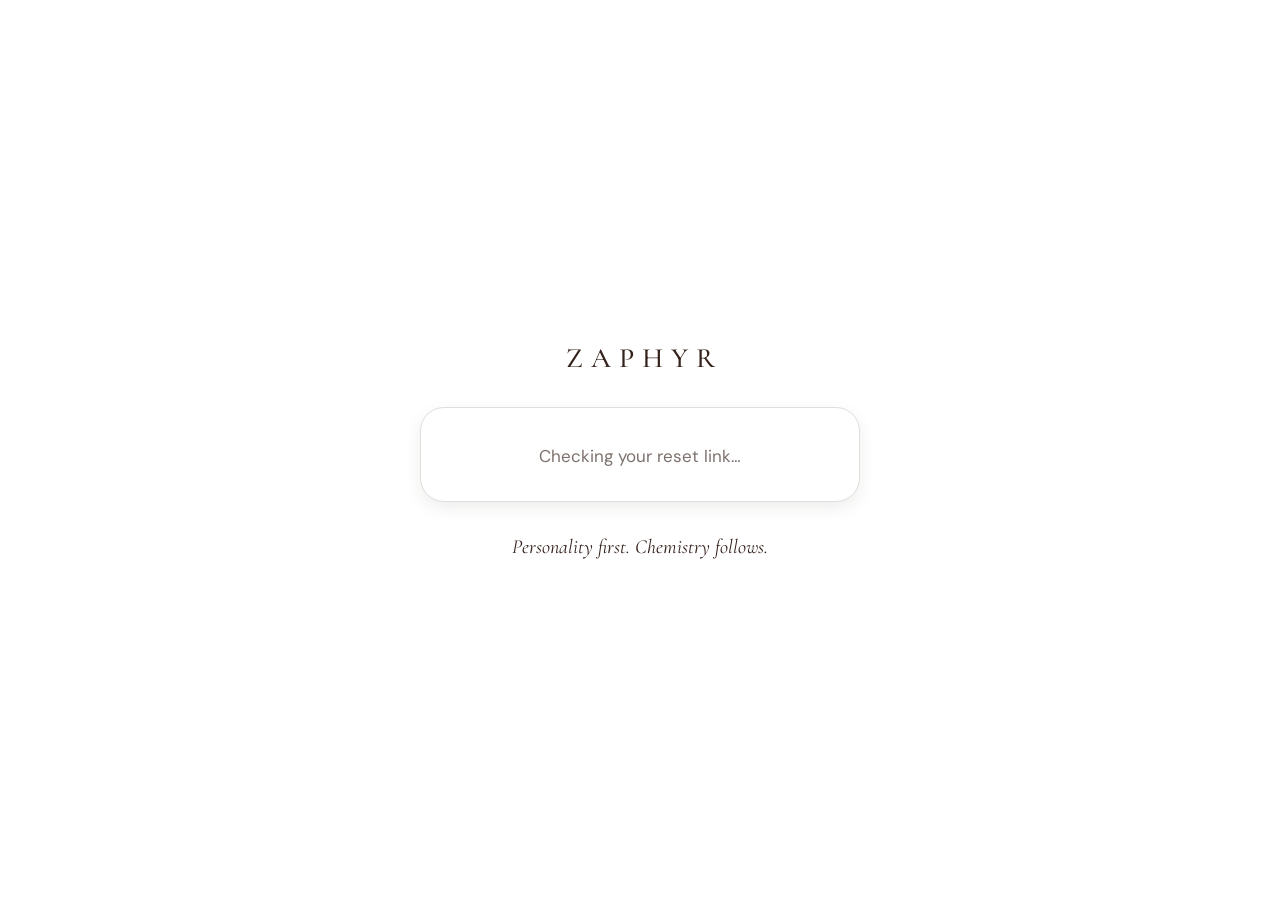
<file: reset-password.html>
<!DOCTYPE html>
<html lang="en">
<head>
  <meta charset="utf-8">
  <meta name="viewport" content="width=device-width, initial-scale=1.0">
  <title>Set a new password · Zaphyr</title>
  <meta name="description" content="Choose a new password for your Zaphyr account.">
  <meta name="robots" content="noindex">
  <!-- Fonts are self-hosted (assets/fonts/) so no request leaves this origin. -->
  <link rel="preload" href="assets/fonts/dm-sans-normal-latin.woff2" as="font" type="font/woff2" crossorigin>
  <link rel="preload" href="assets/fonts/cormorant-garamond-normal-latin.woff2" as="font" type="font/woff2" crossorigin>
  <link href="assets/fonts/fonts.css" rel="stylesheet">
  <style>
    /* Brand tokens, copied from zaphyr_mobile/constants/design.ts (Palette, Type,
       Radius, Shadow). Hellblau #A0BEDA, Schokobraun #34211B, white. */
    :root {
      --bg: #FFFFFF;
      --surface: #F5F4F4;
      --text: #34211B;           /* 15.2:1 on white */
      --text-secondary: #7D716D; /* 4.7:1 on white */
      --field-border: #9A908D;   /* 3.1:1, meets the 3:1 rule for input outlines */
      --hairline: #E1DEDD;
      --accent: #34211B;         /* primary button fill */
      --accent-pressed: #2B1B16;
      --accent-soft: #A0BEDA;    /* Hellblau */
      --tint: #E4EDF5;           /* Hellblau at 28% on white */
      --on-accent: #FFFFFF;      /* 15.2:1 on the accent */
      --error: #C13515;          /* 5.5:1 on white, 4.9:1 on its tint */
      --shadow: 0 6px 16px rgba(52, 33, 27, 0.08);
      --radius-md: 12px;
      --radius-xl: 24px;
      --radius-pill: 999px;
    }
    * { box-sizing: border-box; }
    html, body { margin: 0; padding: 0; }
    body {
      background: var(--bg);
      color: var(--text);
      font-family: 'DM Sans', -apple-system, Segoe UI, Helvetica, Arial, sans-serif;
      -webkit-font-smoothing: antialiased;
      min-height: 100vh;
      min-height: 100dvh;
      display: flex;
      align-items: center;
      justify-content: center;
      padding: 32px 24px;
    }
    .wrap { width: 100%; max-width: 440px; }
    .wordmark {
      font-family: 'Cormorant Garamond', Georgia, serif;
      font-weight: 500;
      font-size: 28px;
      letter-spacing: 8px;
      padding-left: 8px; /* balances the trailing letter-spacing */
      color: var(--text);
      text-align: center;
      margin: 0 0 32px;
    }
    .card {
      background: var(--bg);
      border-radius: var(--radius-xl);
      padding: 36px 32px 32px;
      box-shadow: var(--shadow);
      border: 1px solid var(--hairline);
    }
    .eyebrow {
      display: table;
      font-size: 13px;
      line-height: 18px;
      font-weight: 600;
      color: var(--text);
      background: var(--tint);
      border-radius: var(--radius-pill);
      padding: 5px 12px;
      margin: 0 auto 14px;
    }
    h1 {
      font-weight: 700;
      font-size: 28px;
      line-height: 34px;
      letter-spacing: -0.5px;
      color: var(--text);
      text-align: center;
      margin: 0 0 28px;
    }
    label {
      display: block;
      font-size: 15px;
      line-height: 20px;
      font-weight: 600;
      color: var(--text);
      margin: 0 0 8px;
    }
    .field { margin-bottom: 18px; position: relative; }
    input[type="password"], input[type="text"] {
      width: 100%;
      height: 52px;
      background: var(--bg);
      border: 1px solid var(--field-border);
      border-radius: var(--radius-md);
      padding: 0 72px 0 16px;
      font-family: 'DM Sans', sans-serif;
      font-size: 17px;
      color: var(--text);
      outline: none;
      transition: border-color 120ms ease, box-shadow 120ms ease;
    }
    input::placeholder { color: var(--text-secondary); opacity: 1; }
    input:focus {
      border-color: var(--text);
      box-shadow: 0 0 0 1px var(--text);
    }
    .toggle {
      position: absolute;
      right: 6px;
      top: 32px; /* label (20) + gap (8) + (52 - 44) / 2 */
      min-width: 56px;
      height: 44px;
      background: none;
      border: none;
      border-radius: var(--radius-md);
      color: var(--text);
      font-family: 'DM Sans', sans-serif;
      font-size: 15px;
      font-weight: 600;
      text-decoration: underline;
      text-underline-offset: 3px;
      cursor: pointer;
      padding: 0 10px;
    }
    .toggle:focus-visible, button.primary:focus-visible {
      outline: 2px solid var(--text);
      outline-offset: 2px;
    }
    button.primary {
      width: 100%;
      min-height: 52px;
      background: var(--accent);
      color: var(--on-accent);
      border: none;
      border-radius: var(--radius-md);
      padding: 14px 16px;
      font-family: 'DM Sans', sans-serif;
      font-size: 17px;
      font-weight: 600;
      cursor: pointer;
      margin-top: 6px;
      transition: background-color 120ms ease, transform 120ms ease;
    }
    button.primary:hover { background: var(--accent-pressed); }
    button.primary:active { transform: scale(0.99); }
    /* Disabled keeps full-contrast text: the label changes to "Saving…". */
    button.primary:disabled { cursor: default; background: var(--accent-pressed); }
    .msg { font-size: 15px; line-height: 21px; margin: 0 0 14px; }
    .msg.error {
      color: var(--error);
      background: #FCEFEC;
      border-radius: var(--radius-md);
      padding: 10px 14px;
    }
    .msg.hint { color: var(--text-secondary); }
    .center { text-align: center; }
    .status {
      text-align: center;
      font-size: 17px;
      line-height: 25px;
      color: var(--text-secondary);
      margin: 0;
    }
    .check {
      width: 80px; height: 80px; border-radius: 50%;
      background: var(--tint);
      display: flex; align-items: center; justify-content: center;
      margin: 0 auto 22px;
    }
    .check-inner {
      width: 56px; height: 56px; border-radius: 50%;
      background: var(--accent-soft);
      display: flex; align-items: center; justify-content: center;
    }
    .check svg { width: 28px; height: 28px; }
    .slogan {
      font-family: 'Cormorant Garamond', Georgia, serif;
      font-style: italic;
      font-size: 20px;
      line-height: 26px;
      color: var(--text);
      text-align: center;
      margin: 32px 0 0;
    }
    .hidden { display: none; }
    /* Phones: no card chrome, the page itself is the white surface. */
    @media (max-width: 520px) {
      body { align-items: flex-start; padding-top: 56px; }
      .card { box-shadow: none; border: none; padding: 0; border-radius: 0; }
    }
  </style>
</head>
<body>
  <main class="wrap">
    <p class="wordmark">ZAPHYR</p>

    <div class="card">
      <!-- Loading state -->
      <div id="loading">
        <p class="status">Checking your reset link…</p>
      </div>

      <!-- Form state -->
      <div id="form" class="hidden">
        <p class="eyebrow">Almost there</p>
        <h1>Set a new password</h1>

        <div class="field">
          <label for="pw1">New password</label>
          <input type="password" id="pw1" autocomplete="new-password" placeholder="At least 8 characters">
          <button type="button" class="toggle" data-target="pw1">Show</button>
        </div>

        <div class="field">
          <label for="pw2">Confirm new password</label>
          <input type="password" id="pw2" autocomplete="new-password" placeholder="Type it again">
          <button type="button" class="toggle" data-target="pw2">Show</button>
        </div>

        <p id="formMsg" class="msg error hidden"></p>

        <button type="button" class="primary" id="submitBtn">Save new password</button>
      </div>

      <!-- Success state -->
      <div id="success" class="hidden">
        <div class="check" aria-hidden="true">
          <div class="check-inner">
            <svg viewBox="0 0 24 24" fill="none" stroke="#34211B" stroke-width="2.5" stroke-linecap="round" stroke-linejoin="round"><path d="M5 12.5l4.5 4.5L19 7.5"/></svg>
          </div>
        </div>
        <p class="eyebrow center">Done</p>
        <h1>Password updated</h1>
        <p class="status">Open the Zaphyr app and log in with your new password.</p>
      </div>

      <!-- Error / expired state -->
      <div id="expired" class="hidden">
        <p class="eyebrow center">Link problem</p>
        <h1>This link has expired</h1>
        <p class="status" id="expiredMsg">
          Password reset links are valid for 1 hour and can only be used once.
          Open the Zaphyr app and request a new one.
        </p>
      </div>
    </div>

    <p class="slogan">Personality first. Chemistry follows.</p>
  </main>

  <!-- Supabase browser library, vendored (pinned @supabase/supabase-js 2.117.2, UMD build)
       and served from this origin so no third-party CDN sits over the reset token.
       The key below is the PUBLIC "anon" key — it is designed to be exposed in client
       apps and is already shipped inside the Zaphyr mobile app. It grants no privileged
       access on its own. -->
  <script src="assets/js/supabase-js-2.117.2.umd.js"></script>
  <script>
    const SUPABASE_URL = 'https://fqpfposfctnxcotbvvvp.supabase.co';
    const SUPABASE_ANON_KEY = 'eyJhbGciOiJIUzI1NiIsInR5cCI6IkpXVCJ9.eyJpc3MiOiJzdXBhYmFzZSIsInJlZiI6ImZxcGZwb3NmY3RueGNvdGJ2dnZwIiwicm9sZSI6ImFub24iLCJpYXQiOjE3Nzk2MzQ0MzAsImV4cCI6MjA5NTIxMDQzMH0.G19mUpIEhoa_-ONP3POY_FxVpWk_vKWGdGtUpY9_po8';

    const client = supabase.createClient(SUPABASE_URL, SUPABASE_ANON_KEY, {
      auth: { detectSessionInUrl: true, flowType: 'implicit' },
    });

    const show = (id) => {
      ['loading', 'form', 'success', 'expired'].forEach((s) => {
        document.getElementById(s).classList.toggle('hidden', s !== id);
      });
    };

    let ready = false;
    function markReady() { ready = true; show('form'); }

    // A valid recovery link makes Supabase emit this event once it has parsed the URL.
    client.auth.onAuthStateChange((event, session) => {
      if (event === 'PASSWORD_RECOVERY' || (session && !ready)) markReady();
    });

    // Fallback: if no recovery session materialised shortly after load, the link is
    // missing, already used, or expired.
    window.addEventListener('load', () => {
      // Supabase can also redirect back with an explicit error in the URL hash.
      const hashErr = new URLSearchParams(window.location.hash.replace(/^#/, ''));
      const desc = hashErr.get('error_description');
      if (desc) {
        document.getElementById('expiredMsg').textContent =
          decodeURIComponent(desc).replace(/\+/g, ' ');
        show('expired');
        return;
      }
      setTimeout(async () => {
        if (ready) return;
        const { data } = await client.auth.getSession();
        if (data.session) markReady();
        else show('expired');
      }, 1800);
    });

    // Show / hide password toggles
    document.querySelectorAll('.toggle').forEach((btn) => {
      btn.addEventListener('click', () => {
        const input = document.getElementById(btn.dataset.target);
        const showing = input.type === 'text';
        input.type = showing ? 'password' : 'text';
        btn.textContent = showing ? 'Show' : 'Hide';
      });
    });

    // Save the new password
    const submitBtn = document.getElementById('submitBtn');
    const formMsg = document.getElementById('formMsg');
    function fail(text) {
      formMsg.textContent = text;
      formMsg.classList.remove('hidden');
    }
    submitBtn.addEventListener('click', async () => {
      formMsg.classList.add('hidden');
      const pw1 = document.getElementById('pw1').value;
      const pw2 = document.getElementById('pw2').value;
      if (pw1.length < 8) return fail('Password must be at least 8 characters.');
      if (pw1 !== pw2) return fail('The two passwords don’t match.');

      submitBtn.disabled = true;
      submitBtn.textContent = 'Saving…';
      const { error } = await client.auth.updateUser({ password: pw1 });
      if (error) {
        submitBtn.disabled = false;
        submitBtn.textContent = 'Save new password';
        return fail(error.message);
      }
      show('success');
    });
  </script>
</body>
</html>
</file>
<file: assets/fonts/fonts.css>
/* Self-hosted copy of the Google Fonts CSS for Cormorant Garamond (italic 400; 400, 500)
   and DM Sans (300, 400, 500, 600, 700), latin + latin-ext subsets only. DM Sans is a
   variable font, so every weight points at the same file. Served same-origin so
   no request reaches fonts.googleapis.com / fonts.gstatic.com (zaphyr-e1r).
   Both families are SIL Open Font License 1.1 -- see OFL-*.txt in this folder. */

/* latin-ext */
@font-face {
  font-family: 'Cormorant Garamond';
  font-style: italic;
  font-weight: 400;
  font-display: swap;
  src: url(cormorant-garamond-italic-latin-ext.woff2) format('woff2');
  unicode-range: U+0100-02BA, U+02BD-02C5, U+02C7-02CC, U+02CE-02D7, U+02DD-02FF, U+0304, U+0308, U+0329, U+1D00-1DBF, U+1E00-1E9F, U+1EF2-1EFF, U+2020, U+20A0-20AB, U+20AD-20C0, U+2113, U+2C60-2C7F, U+A720-A7FF;
}
/* latin */
@font-face {
  font-family: 'Cormorant Garamond';
  font-style: italic;
  font-weight: 400;
  font-display: swap;
  src: url(cormorant-garamond-italic-latin.woff2) format('woff2');
  unicode-range: U+0000-00FF, U+0131, U+0152-0153, U+02BB-02BC, U+02C6, U+02DA, U+02DC, U+0304, U+0308, U+0329, U+2000-206F, U+20AC, U+2122, U+2191, U+2193, U+2212, U+2215, U+FEFF, U+FFFD;
}
/* latin-ext */
@font-face {
  font-family: 'Cormorant Garamond';
  font-style: normal;
  font-weight: 400;
  font-display: swap;
  src: url(cormorant-garamond-normal-latin-ext.woff2) format('woff2');
  unicode-range: U+0100-02BA, U+02BD-02C5, U+02C7-02CC, U+02CE-02D7, U+02DD-02FF, U+0304, U+0308, U+0329, U+1D00-1DBF, U+1E00-1E9F, U+1EF2-1EFF, U+2020, U+20A0-20AB, U+20AD-20C0, U+2113, U+2C60-2C7F, U+A720-A7FF;
}
/* latin */
@font-face {
  font-family: 'Cormorant Garamond';
  font-style: normal;
  font-weight: 400;
  font-display: swap;
  src: url(cormorant-garamond-normal-latin.woff2) format('woff2');
  unicode-range: U+0000-00FF, U+0131, U+0152-0153, U+02BB-02BC, U+02C6, U+02DA, U+02DC, U+0304, U+0308, U+0329, U+2000-206F, U+20AC, U+2122, U+2191, U+2193, U+2212, U+2215, U+FEFF, U+FFFD;
}
/* latin-ext */
@font-face {
  font-family: 'Cormorant Garamond';
  font-style: normal;
  font-weight: 500;
  font-display: swap;
  src: url(cormorant-garamond-normal-latin-ext.woff2) format('woff2');
  unicode-range: U+0100-02BA, U+02BD-02C5, U+02C7-02CC, U+02CE-02D7, U+02DD-02FF, U+0304, U+0308, U+0329, U+1D00-1DBF, U+1E00-1E9F, U+1EF2-1EFF, U+2020, U+20A0-20AB, U+20AD-20C0, U+2113, U+2C60-2C7F, U+A720-A7FF;
}
/* latin */
@font-face {
  font-family: 'Cormorant Garamond';
  font-style: normal;
  font-weight: 500;
  font-display: swap;
  src: url(cormorant-garamond-normal-latin.woff2) format('woff2');
  unicode-range: U+0000-00FF, U+0131, U+0152-0153, U+02BB-02BC, U+02C6, U+02DA, U+02DC, U+0304, U+0308, U+0329, U+2000-206F, U+20AC, U+2122, U+2191, U+2193, U+2212, U+2215, U+FEFF, U+FFFD;
}
/* latin-ext */
@font-face {
  font-family: 'DM Sans';
  font-style: normal;
  font-weight: 300;
  font-display: swap;
  src: url(dm-sans-normal-latin-ext.woff2) format('woff2');
  unicode-range: U+0100-02BA, U+02BD-02C5, U+02C7-02CC, U+02CE-02D7, U+02DD-02FF, U+0304, U+0308, U+0329, U+1D00-1DBF, U+1E00-1E9F, U+1EF2-1EFF, U+2020, U+20A0-20AB, U+20AD-20C0, U+2113, U+2C60-2C7F, U+A720-A7FF;
}
/* latin */
@font-face {
  font-family: 'DM Sans';
  font-style: normal;
  font-weight: 300;
  font-display: swap;
  src: url(dm-sans-normal-latin.woff2) format('woff2');
  unicode-range: U+0000-00FF, U+0131, U+0152-0153, U+02BB-02BC, U+02C6, U+02DA, U+02DC, U+0304, U+0308, U+0329, U+2000-206F, U+20AC, U+2122, U+2191, U+2193, U+2212, U+2215, U+FEFF, U+FFFD;
}
/* latin-ext */
@font-face {
  font-family: 'DM Sans';
  font-style: normal;
  font-weight: 400;
  font-display: swap;
  src: url(dm-sans-normal-latin-ext.woff2) format('woff2');
  unicode-range: U+0100-02BA, U+02BD-02C5, U+02C7-02CC, U+02CE-02D7, U+02DD-02FF, U+0304, U+0308, U+0329, U+1D00-1DBF, U+1E00-1E9F, U+1EF2-1EFF, U+2020, U+20A0-20AB, U+20AD-20C0, U+2113, U+2C60-2C7F, U+A720-A7FF;
}
/* latin */
@font-face {
  font-family: 'DM Sans';
  font-style: normal;
  font-weight: 400;
  font-display: swap;
  src: url(dm-sans-normal-latin.woff2) format('woff2');
  unicode-range: U+0000-00FF, U+0131, U+0152-0153, U+02BB-02BC, U+02C6, U+02DA, U+02DC, U+0304, U+0308, U+0329, U+2000-206F, U+20AC, U+2122, U+2191, U+2193, U+2212, U+2215, U+FEFF, U+FFFD;
}
/* latin-ext */
@font-face {
  font-family: 'DM Sans';
  font-style: normal;
  font-weight: 500;
  font-display: swap;
  src: url(dm-sans-normal-latin-ext.woff2) format('woff2');
  unicode-range: U+0100-02BA, U+02BD-02C5, U+02C7-02CC, U+02CE-02D7, U+02DD-02FF, U+0304, U+0308, U+0329, U+1D00-1DBF, U+1E00-1E9F, U+1EF2-1EFF, U+2020, U+20A0-20AB, U+20AD-20C0, U+2113, U+2C60-2C7F, U+A720-A7FF;
}
/* latin */
@font-face {
  font-family: 'DM Sans';
  font-style: normal;
  font-weight: 500;
  font-display: swap;
  src: url(dm-sans-normal-latin.woff2) format('woff2');
  unicode-range: U+0000-00FF, U+0131, U+0152-0153, U+02BB-02BC, U+02C6, U+02DA, U+02DC, U+0304, U+0308, U+0329, U+2000-206F, U+20AC, U+2122, U+2191, U+2193, U+2212, U+2215, U+FEFF, U+FFFD;
}
/* latin-ext */
@font-face {
  font-family: 'DM Sans';
  font-style: normal;
  font-weight: 600;
  font-display: swap;
  src: url(dm-sans-normal-latin-ext.woff2) format('woff2');
  unicode-range: U+0100-02BA, U+02BD-02C5, U+02C7-02CC, U+02CE-02D7, U+02DD-02FF, U+0304, U+0308, U+0329, U+1D00-1DBF, U+1E00-1E9F, U+1EF2-1EFF, U+2020, U+20A0-20AB, U+20AD-20C0, U+2113, U+2C60-2C7F, U+A720-A7FF;
}
/* latin */
@font-face {
  font-family: 'DM Sans';
  font-style: normal;
  font-weight: 600;
  font-display: swap;
  src: url(dm-sans-normal-latin.woff2) format('woff2');
  unicode-range: U+0000-00FF, U+0131, U+0152-0153, U+02BB-02BC, U+02C6, U+02DA, U+02DC, U+0304, U+0308, U+0329, U+2000-206F, U+20AC, U+2122, U+2191, U+2193, U+2212, U+2215, U+FEFF, U+FFFD;
}
/* latin-ext */
@font-face {
  font-family: 'DM Sans';
  font-style: normal;
  font-weight: 700;
  font-display: swap;
  src: url(dm-sans-normal-latin-ext.woff2) format('woff2');
  unicode-range: U+0100-02BA, U+02BD-02C5, U+02C7-02CC, U+02CE-02D7, U+02DD-02FF, U+0304, U+0308, U+0329, U+1D00-1DBF, U+1E00-1E9F, U+1EF2-1EFF, U+2020, U+20A0-20AB, U+20AD-20C0, U+2113, U+2C60-2C7F, U+A720-A7FF;
}
/* latin */
@font-face {
  font-family: 'DM Sans';
  font-style: normal;
  font-weight: 700;
  font-display: swap;
  src: url(dm-sans-normal-latin.woff2) format('woff2');
  unicode-range: U+0000-00FF, U+0131, U+0152-0153, U+02BB-02BC, U+02C6, U+02DA, U+02DC, U+0304, U+0308, U+0329, U+2000-206F, U+20AC, U+2122, U+2191, U+2193, U+2212, U+2215, U+FEFF, U+FFFD;
}
</file>
